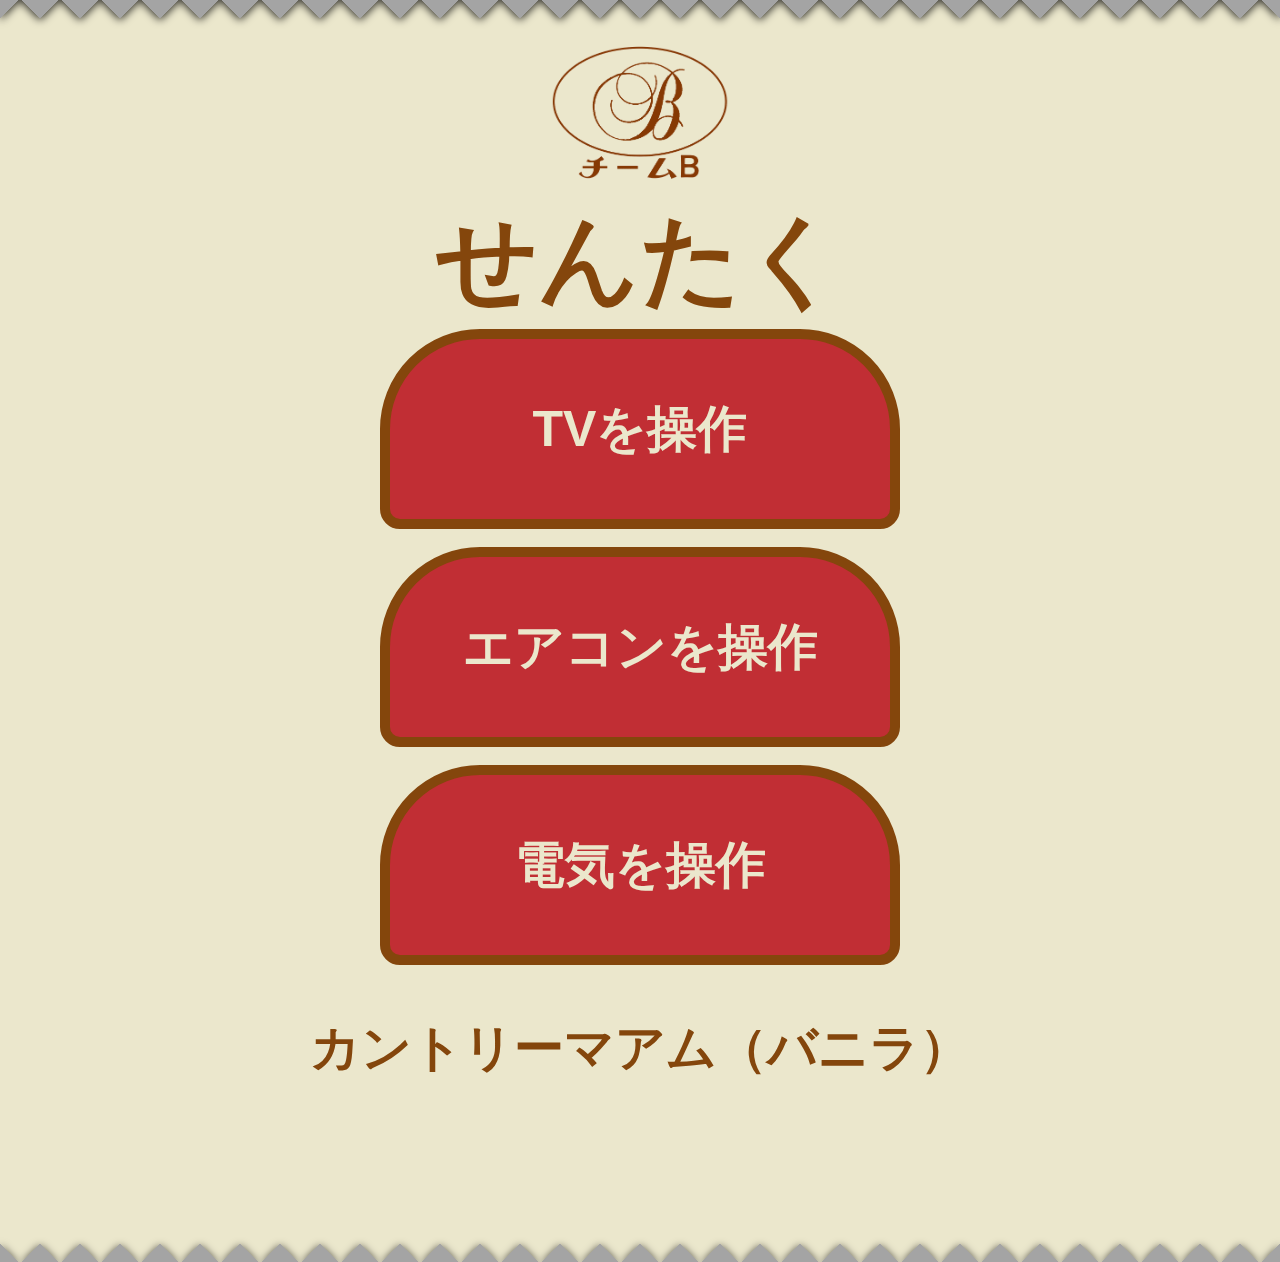
<file: templates/index.html>
<!DOCTYPE html>
<head>
    <meta charset="UTF-8">
    <link rel="stylesheet" href="../static/style.css">
</head>
<body>
    <div class="wrapper">
        <div class="zigzag">
        </div>
        <!-- <div class="gizagiza"></div> -->

        <div id="teamb_logo">
            <img src="../static/teamb.png" height="150px" width="200px">
        </div>

        <div class="title">
            <a>せんたく</a>
        </div>

            <div class="select_machines">
                <a href="tv" class="select_contents">TVを操作</a>
            </div>
            </br>
            <div class="select_machines">
                <a href="air" class="select_contents">エアコンを操作</a>
            </div>
            </br>
            <div class="select_machines">
                <a href="light" class="select_contents">電気を操作</a>
            </div>

        <!-- <p class="footer_logo">カントリーマアム(バニラ)</p> -->
        <p class="footer_logo">カントリーマアム（バニラ）</p>
        <!-- <p class="footer_logo">COUNTRY MA'AM</p> -->

        <div class="fotter">
            <div class="zigzag_bottom">
            </div>
        </div>
    </div>
</body>

</html>
</file>
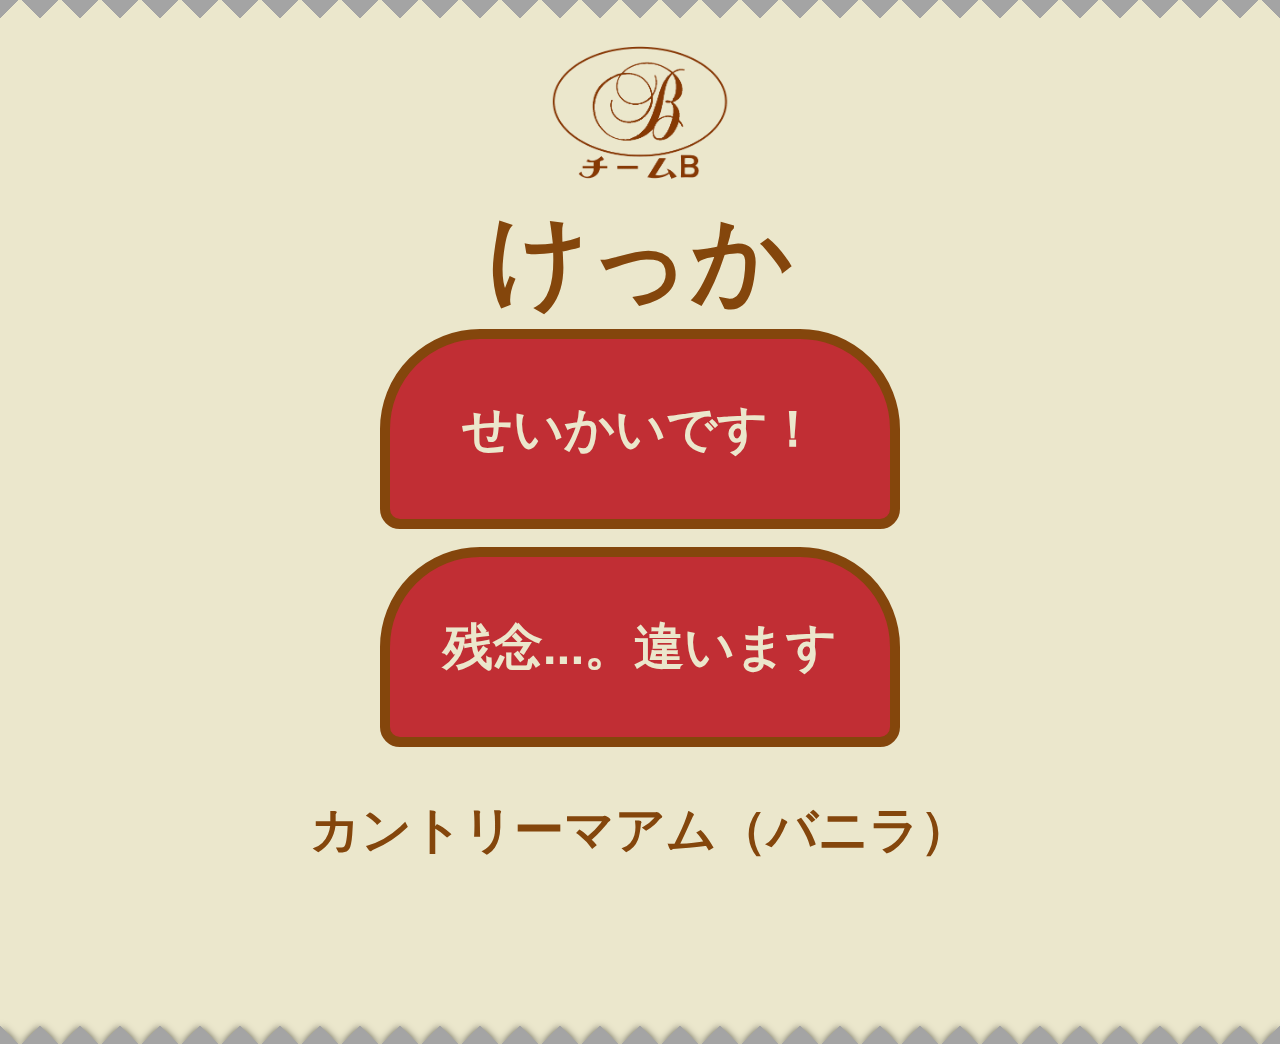
<file: result.html>
<!DOCTYPE html>
<head>
    <meta charset="UTF-8">
    <link rel="stylesheet" href="static/styles.css">
</head>
<body>
    <div class="wrapper">
        <div class="zigzag">
        </div>
        <!-- <div class="gizagiza"></div> -->

        <div id="teamb_logo">
            <img src="static/teamb.png" height="150px" width="200px">
            <!-- <div class="logo2"> -->
            <!-- <img class="logo2" src="static/logo2.png" height="200px" width="150px"> -->
            <!-- </div> -->
        </div>

        <div class="title">
            <a>けっか</a>
        </div>

            <div class="select_machines">
                <a href="air.html" class="select_contents">
                  せいかいです！
                  <!-- <p></p> -->
                </a>
            </div>
            </br>
            <div class="select_machines">
                <a href="air.html" class="select_contents">
                  残念...。違います
                </a>
            </div>
            <!-- <div class="select_machines">
                <a href="tv.html" class="select_contents">TVを点ける</a>
            </div>
            </br>
            <div class="select_machines">
                <a href="light.html" class="select_contents">電気を点ける</a>
            </div> -->

        <!-- <p class="footer_logo">カントリーマアム(バニラ)</p> -->
        <p class="footer_logo">カントリーマアム（バニラ）</p>
        <!-- <p class="footer_logo">COUNTRY MA'AM</p> -->

        <div class="fotter">
            <div class="zigzag_bottom">
            </div>
        </div>
    </div>
</body>

</html>
</file>
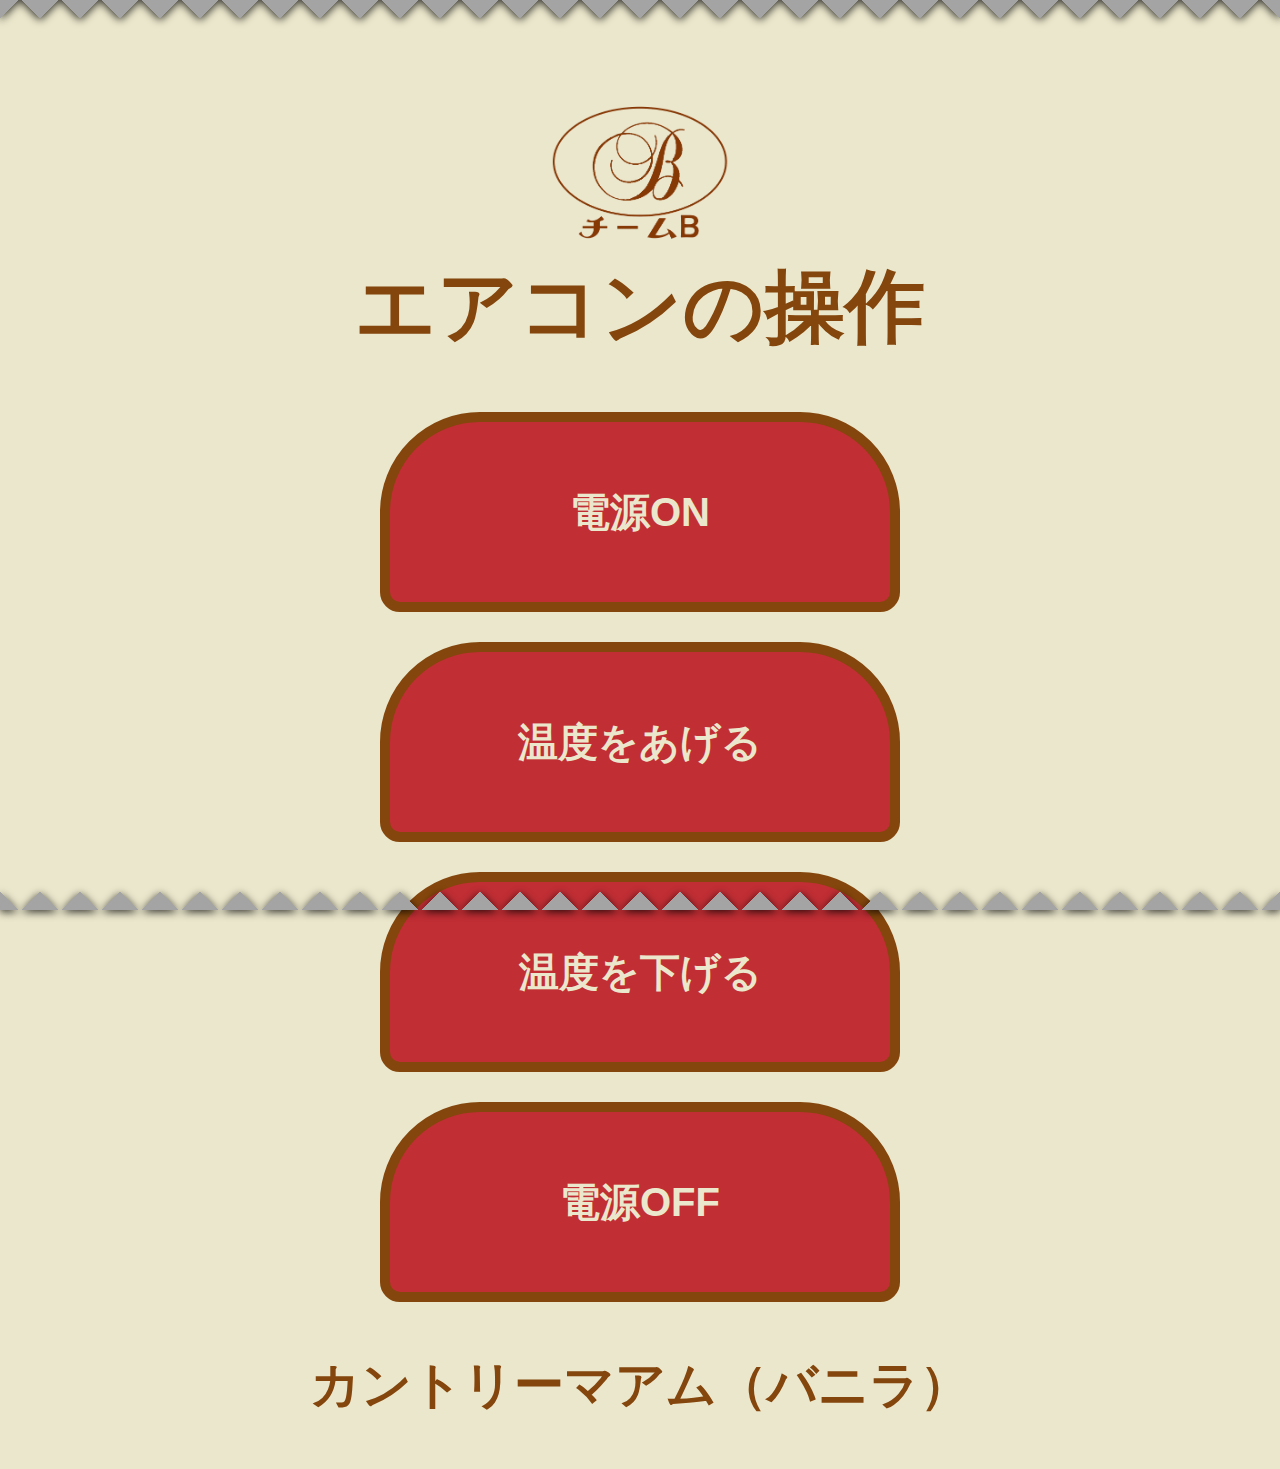
<file: templates/air.html>
<!DOCTYPE html>
<head>
    <meta charset="UTF-8">
    <link rel="stylesheet" href="../static/styles_machine_mode.css">
</head>
<body>
  <div class="zigzag"></div>
  <div id="teamb_logo">
      <img src="../static/teamb.png" height="150px" width="200px">
  </div>

  <div class="title">
      <a>エアコンの操作</a>
  </div>

  <div class="select_machines">
      <a href="tv_on" class="select_contents">電源ON</a>
  </div>
  <div class="select_machines">
      <a href="#" class="select_contents">温度をあげる</a>
  </div>
  <div class="select_machines">
      <a href="#" class="select_contents">温度を下げる</a>
  </div>
  <div class="select_machines">
      <a href="#" class="select_contents">電源OFF</a>
  </div>

  <p class="footer_logo">カントリーマアム（バニラ）</p>

  <div class="fotter">
      <div class="zigzag_bottom">
      </div>
  </div>
</body>
</html>
</file>
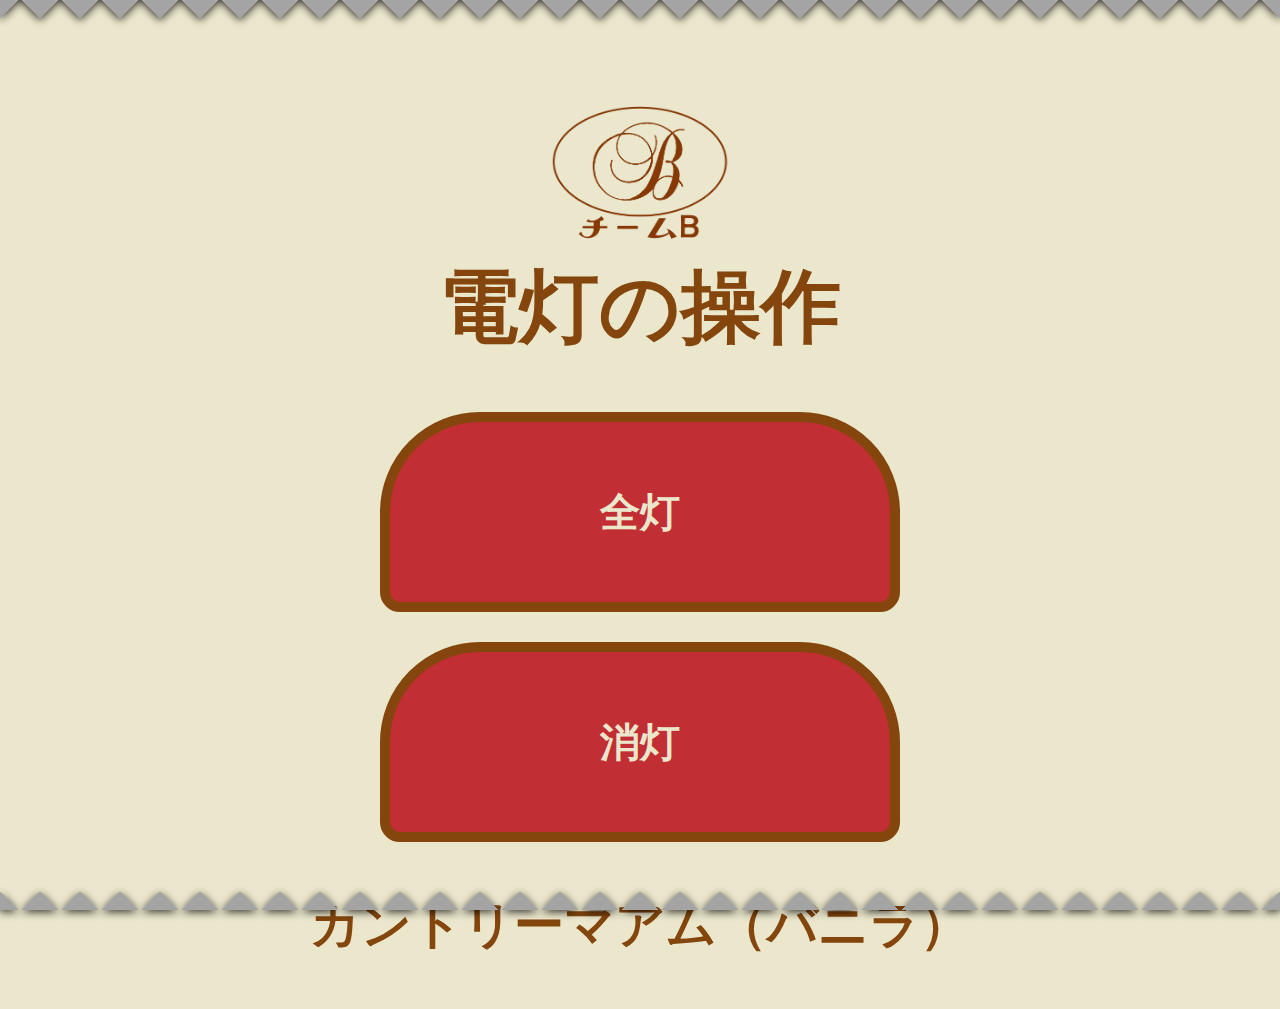
<file: templates/light.html>
<!DOCTYPE html>
<head>
    <meta charset="UTF-8">
    <link rel="stylesheet" href="../static/styles_machine_mode.css">
</head>
<body>
        <div class="zigzag"></div>
        <div id="teamb_logo">
            <img src="../static/teamb.png" height="150px" width="200px">
        </div>
      
        <div class="title">
            <a>電灯の操作</a>
        </div>
      
        <div class="menue">
          <div class="select_machines">
              <a href="light_on" class="select_contents">全灯</a>
          </div>
          <div class="select_machines">
              <a href="#" class="select_contents">消灯</a>
          </div>
      
          <p class="footer_logo">カントリーマアム（バニラ）</p>
        </div>
      
        <div class="fotter">
            <div class="zigzag_bottom">
            </div>
        </div>
      </body>
      </html>
</file>
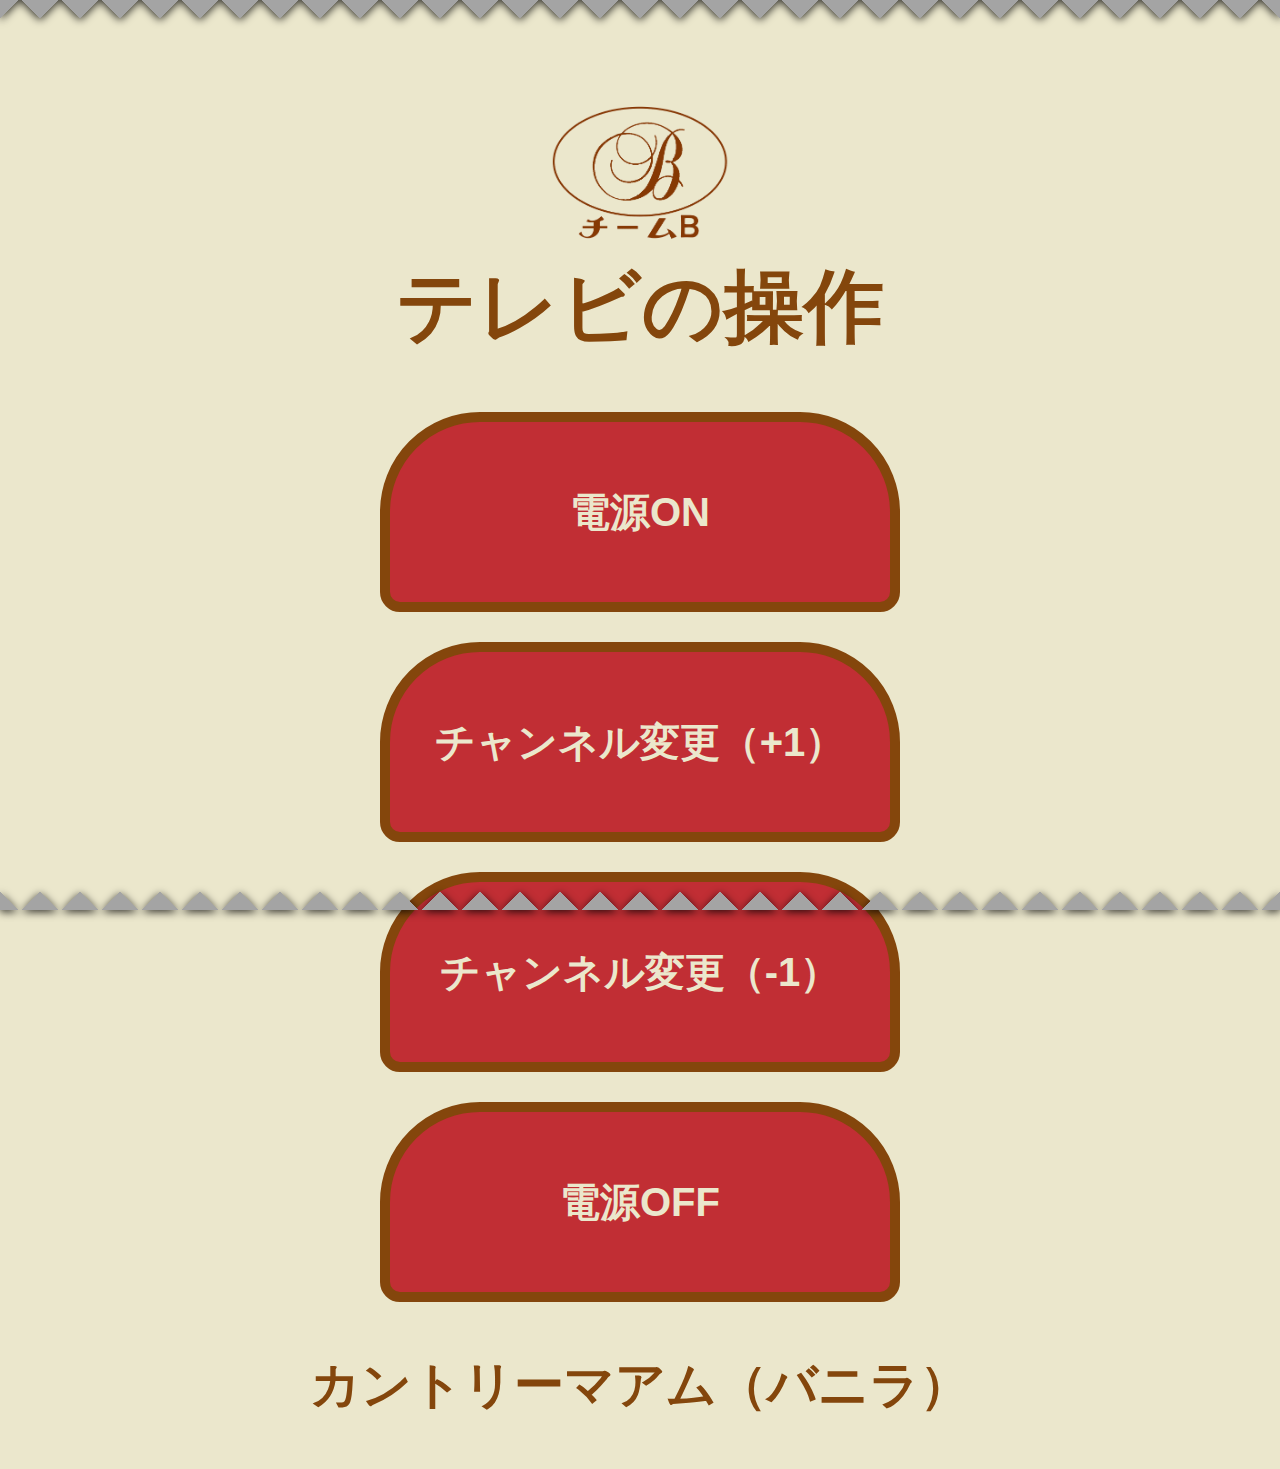
<file: templates/tv.html>
<!DOCTYPE html>
<head>
    <meta charset="UTF-8">
    <link rel="stylesheet" href="../static/styles_machine_mode.css">
</head>
<body>
  <div class="zigzag"></div>
  <div id="teamb_logo">
      <img src="../static/teamb.png" height="150px" width="200px">
  </div>

  <div class="title">
      <a>テレビの操作</a>
  </div>

  <div class="select_machines">
      <a href="air_on" class="select_contents">電源ON</a>
  </div>
  <div class="select_machines">
      <a href="#" class="select_contents">チャンネル変更（+1）</a>
  </div>
  <div class="select_machines">
      <a href="#" class="select_contents">チャンネル変更（-1）</a>
  </div>
  <div class="select_machines">
      <a href="#" class="select_contents">電源OFF</a>
  </div>

  <p class="footer_logo">カントリーマアム（バニラ）</p>

  <div class="fotter">
      <div class="zigzag_bottom">
      </div>
  </div>
</body>
</html>
</file>
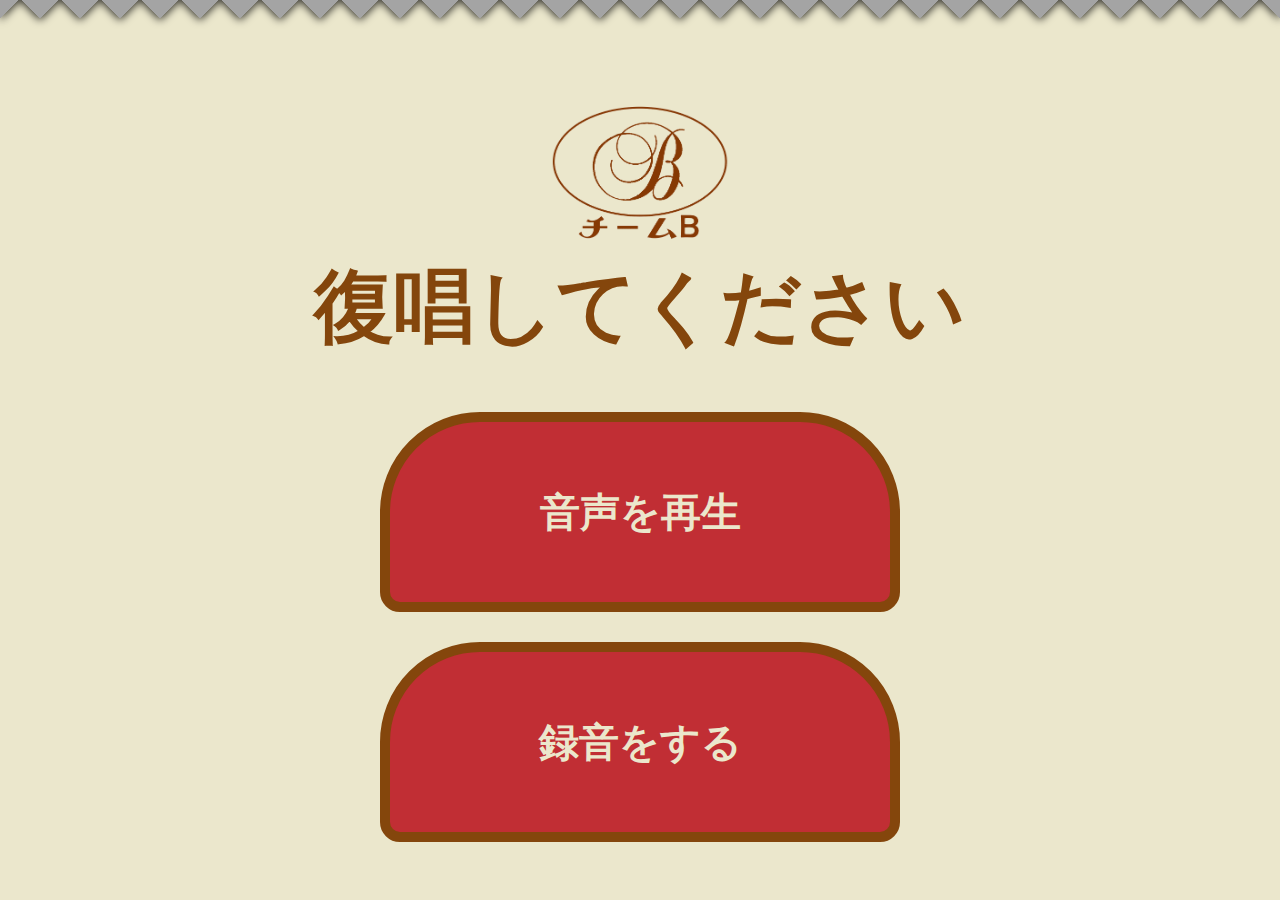
<file: templates/tv_on.html>
<!DOCTYPE html>
<head>
    <meta charset="UTF-8">
    <link rel="stylesheet" href="../static/styles_machine_mode.css">
</head>
<body>
    <div class="zigzag"></div>
	<div id="teamb_logo">
		<img src="../static/teamb.png" height="150px" width="200px">
	</div>
	<div class="title">
		<a>復唱してください</a>
	</div>
	<div class="select_machines">
		<a href="voice" class="select_contents">音声を再生</a>
	</div>
	<div class="select_machines">
		<a href="result_tv" class="select_contents">録音をする</a>
	</div>
</body>
</html>
</file>
<file: static/style.css>
body{
  margin: 0px;
  /* height: 100vh;
  widows: 100vw; */
  background-color: #EBE7CC;
}

.wrapper{
  min-height: 100vh;
  position: relative;/*←相対位置*/
  padding-bottom: 120px;/*←footerの高さ*/
  box-sizing: border-box;/*←全て含めてmin-height:100vhに*/
}

/* ジグザグ */
.zigzag {
position: relative;
/* width: 360px; */
/* height: 180px; */
background: #A4A4A4;
filter: drop-shadow(0 2px 4px rgba(0, 0, 0, 0.8));
}
.zigzag::before, .zigzag::after {
height: 30px;
content: "";
position: absolute;
left: 0;
width: 100%;
}
.zigzag::before {
top: -30px;
background: linear-gradient(45deg, #A4A4A4 20px, transparent 0), linear-gradient(315deg, #A4A4A4 20px, transparent 0);
background-size: 40px 40px;
}
.zigzag::after {
bottom: -20px;
background: linear-gradient(135deg, #A4A4A4 20px, transparent 0), linear-gradient(225deg, #A4A4A4 20px, transparent 0);
background-size: 40px 40px;
}


/* ジグザグbottom */
.zigzag_bottom {
  position: relative;
  /* width: 360px; */
  /* height: 180px; */
  /* margin-top: 750px; */
  background: #A4A4A4;
  filter: drop-shadow(0 2px 4px rgba(0, 0, 0, 0.8));
}
.zigzag_bottom::before, .zigzag::after {
  height: 30px;
  content: "";
  position: absolute;
  left: 0;
  width: 100%;
}
.zigzag_bottom::before {
  top: -20px;
  background: linear-gradient(45deg, #A4A4A4 20px, transparent 0), linear-gradient(315deg, #A4A4A4 20px, transparent 0);
  background-size: 40px 40px;
}
.zigzag_bottom::after {
  bottom: -30px;
  background: linear-gradient(135deg, #A4A4A4 20px, transparent 0), linear-gradient(225deg, #A4A4A4 20px, transparent 0);
  background-size: 40px 40px;
}



.logo{
  height: 150px;
}

.title{
  /* 可愛いフォントにする */
  /* height: 200px; */
  /* width: 300; */
  font-size: 100px;
  font-weight: bold;
  text-align: center;
  color: #84460C;
  /* margin: 50px; */
}

.select_machines{
  height: 180px;
  width: 500px;
  border: 10px solid #84460C;
  font-family: 'ヒラギノ角ゴ StdN','Hiragino Kaku Gothic StdN',sans-serif;

  /* 要素の形づけ */
  border-top-left-radius: 100px;
  border-top-right-radius: 100px;
  border-bottom-left-radius: 20px;
  border-bottom-right-radius: 20px;

  text-align: center;
  margin:  0 auto;  
  background-color: #C12E34;
}

.select_machines a{
  line-height: 180px;
  font-size: 50px;
  text-decoration: none;
  font-weight: bold;
  color: #EBE7CC;
}

#teamb_logo{
  text-align: center;
  padding-top: 40px;
}

.footer_logo{
  color: #84460C;
  text-align: center;
  font-size: 50px;
  font-weight: bold;
  font-family: 'ヒラギノ角ゴ StdN','Hiragino Kaku Gothic StdN',sans-serif;
}

.fotter{
  /* height: 100px; */
  width: 100%;
  position: absolute;
  /*←絶対位置*/
  bottom: 0; /*下に固定*/
  background-color: pink;
}
.menue{
  height: 80vh;
  /* background-color: aquamarine; */
}

.btn-gradient{
  text-align: center;
  height: 100px;
  width: 70%;
  display: inline-block;
  text-decoration: none;
  color: #ffffff;
  background-color: #E44531;
  box-shadow: 0px 2px 2px rgba(0, 0, 0, 0.29);
  border-bottom: solid 3px #c58668;
  border-radius:25px;
}

.btn-gradient:active {
  -webkit-transform: translateY(4px);
  transform: translateY(4px);
  box-shadow: 0px 0px 1px rgba(0, 0, 0, 0.2);
  border-bottom: none;
  border-radius:25px;
}
</file>
<file: static/styles.css>
body{
    margin: 0px;
    /* height: 100vh;
    widows: 100vw; */
    background-color: #EBE7CC;
}

.wrapper{
    min-height: 100vh;
    position: relative;/*←相対位置*/
    padding-bottom: 120px;/*←footerの高さ*/
    box-sizing: border-box;/*←全て含めてmin-height:100vhに*/
}

/* ジグザグ */
.zigzag {
  position: relative;
  /* width: 360px; */
  /* height: 180px; */
  background: #A4A4A4;
  /*filter: drop-shadow(0 2px 4px rgba(0, 0, 0, 0.8));*/
}
.zigzag::before, .zigzag::after {
  height: 30px;
  content: "";
  position: absolute;
  left: 0;
  width: 100%;
}
.zigzag::before {
  top: -30px;
  background: linear-gradient(45deg, #A4A4A4 20px, transparent 0), linear-gradient(315deg, #A4A4A4 20px, transparent 0);
  background-size: 40px 40px;
}
.zigzag::after {
  bottom: -20px;
  background: linear-gradient(135deg, #A4A4A4 20px, transparent 0), linear-gradient(225deg, #A4A4A4 20px, transparent 0);
  background-size: 40px 40px;
}


/* ジグザグbottom */
.zigzag_bottom {
    position: relative;
    /* width: 360px; */
    /* height: 180px; */
    /* margin-top: 750px; */
    background: #A4A4A4;
    filter: drop-shadow(0 2px 4px rgba(0, 0, 0, 0.8));
  }
  .zigzag_bottom::before, .zigzag::after {
    height: 30px;
    content: "";
    position: absolute;
    left: 0;
    width: 100%;
  }
  .zigzag_bottom::before {
    top: -20px;
    background: linear-gradient(45deg, #A4A4A4 20px, transparent 0), linear-gradient(315deg, #A4A4A4 20px, transparent 0);
    background-size: 40px 40px;
  }
  .zigzag_bottom::after {
    bottom: -30px;
    background: linear-gradient(135deg, #A4A4A4 20px, transparent 0), linear-gradient(225deg, #A4A4A4 20px, transparent 0);
    background-size: 40px 40px;
  }



.logo{
    height: 150px;
}

.title{
    /* 可愛いフォントにする */
    /* height: 200px; */
    /* width: 300; */
    font-size: 100px;
    font-weight: bold;
    text-align: center;
    color: #84460C;
    /* margin: 50px; */
}
.question{
	color: #84460C;
	font-size:41px;
    font-weight: bold;
    text-align: center;
}

.option{
	color: #84460C;
	font-size:35px;
    font-weight: bold;
    text-align: left;
	margin: 50px;
}

.select_machines{
    height: 180px;
    width: 500px;
    border: 10px solid #84460C;
    font-family: 'ヒラギノ角ゴ StdN','Hiragino Kaku Gothic StdN',sans-serif;

    /* 要素の形づけ */
    border-top-left-radius: 100px;
    border-top-right-radius: 100px;
    border-bottom-left-radius: 20px;
    border-bottom-right-radius: 20px;

    text-align: center;
    margin:  0 auto;  
    background-color: #C12E34;
}

.select_machines a{
    line-height: 180px;
    font-size: 50px;
    text-decoration: none;
    font-weight: bold;
    color: #EBE7CC;
}
.parent {
    text-align: center;         /* 子要素を左右中央揃えにする */
    /*border: solid 2px; */         /* 枠線指定 */
    padding:  20px;             /* 余白指定 */
}
 
.inline-block_test {
    display: inline-block;      /* インラインブロック要素にする */
    background-color:  rgba(0,0,0,0);;    /* 背景色指定 */
    padding:  20px;             /* 余白指定 */
}


#teamb_logo{
    text-align: center;
    padding-top: 40px;
}

.footer_logo{
    color: #84460C;
    text-align: center;
    font-size: 50px;
    font-weight: bold;
    font-family: 'ヒラギノ角ゴ StdN','Hiragino Kaku Gothic StdN',sans-serif;
}

.fotter{
    /* height: 100px; */
    width: 100%;
    position: absolute;
    /*←絶対位置*/
    bottom: 0; /*下に固定*/
    background-color: pink;
}
</file>
<file: static/styles_machine_mode.css>
body{
    margin: 0px;
    /* height: 100vh;
    widows: 100vw; */
    background-color: #EBE7CC;
}

.wrapper{
    min-height: 100vh;
    position: relative;/*←相対位置*/
    padding-bottom: 120px;/*←footerの高さ*/
    box-sizing: border-box;/*←全て含めてmin-height:100vhに*/
}

/* ジグザグ */
.zigzag {
  position: relative;
  /* width: 360px; */
  /* height: 180px; */
  background: #A4A4A4;
  filter: drop-shadow(0 2px 4px rgba(0, 0, 0, 0.8));
}
.zigzag::before, .zigzag::after {
  height: 30px;
  content: "";
  position: absolute;
  left: 0;
  width: 100%;
}
.zigzag::before {
  top: -30px;
  background: linear-gradient(45deg, #A4A4A4 20px, transparent 0), linear-gradient(315deg, #A4A4A4 20px, transparent 0);
  background-size: 40px 40px;
}
.zigzag::after {
  bottom: -20px;
  background: linear-gradient(135deg, #A4A4A4 20px, transparent 0), linear-gradient(225deg, #A4A4A4 20px, transparent 0);
  background-size: 40px 40px;
}


/* ジグザグbottom */
.zigzag_bottom {
    position: relative;
    /* width: 360px; */
    /* height: 180px; */
    /* margin-top: 750px; */
    background: #A4A4A4;
    filter: drop-shadow(0 2px 4px rgba(0, 0, 0, 0.8));
  }
  .zigzag_bottom::before, .zigzag::after {
    height: 30px;
    content: "";
    position: absolute;
    left: 0;
    width: 100%;
  }
  .zigzag_bottom::before {
    top: -20px;
    background: linear-gradient(45deg, #A4A4A4 20px, transparent 0), linear-gradient(315deg, #A4A4A4 20px, transparent 0);
    background-size: 40px 40px;
  }
  .zigzag_bottom::after {
    bottom: -30px;
    background: linear-gradient(135deg, #A4A4A4 20px, transparent 0), linear-gradient(225deg, #A4A4A4 20px, transparent 0);
    background-size: 40px 40px;
  }



.logo{
    height: 150px;
}

.title{
    /* 可愛いフォントにする */
    /* height: 200px; */
    /* width: 300; */
    font-size: 80px;
    font-weight: bold;
    text-align: center;
    color: #84460C;
    margin-bottom: 50px;
}

.select_machines{
    height: 180px;
    width: 500px;
    border: 10px solid #84460C;
    font-family: 'ヒラギノ角ゴ StdN','Hiragino Kaku Gothic StdN',sans-serif;

    /* 要素の形づけ */
    border-top-left-radius: 100px;
    border-top-right-radius: 100px;
    border-bottom-left-radius: 20px;
    border-bottom-right-radius: 20px;

    text-align: center;
    margin:  0 auto;
    margin-bottom: 30px;
    background-color: #C12E34;
}

.select_machines a{
    line-height: 180px;
    font-size: 40px;
    text-decoration: none;
    font-weight: bold;
    color: #EBE7CC;
}

#teamb_logo{
    text-align: center;
    padding-top: 100px;
}

.footer_logo{
    color: #84460C;
    text-align: center;
    font-size: 50px;
    font-weight: bold;
    font-family: 'ヒラギノ角ゴ StdN','Hiragino Kaku Gothic StdN',sans-serif;
}

.fotter{
    /* height: 100px; */
    width: 100%;
    position: absolute;
    /*←絶対位置*/
    bottom: 0; /*下に固定*/
    background-color: pink;
}
</file>
